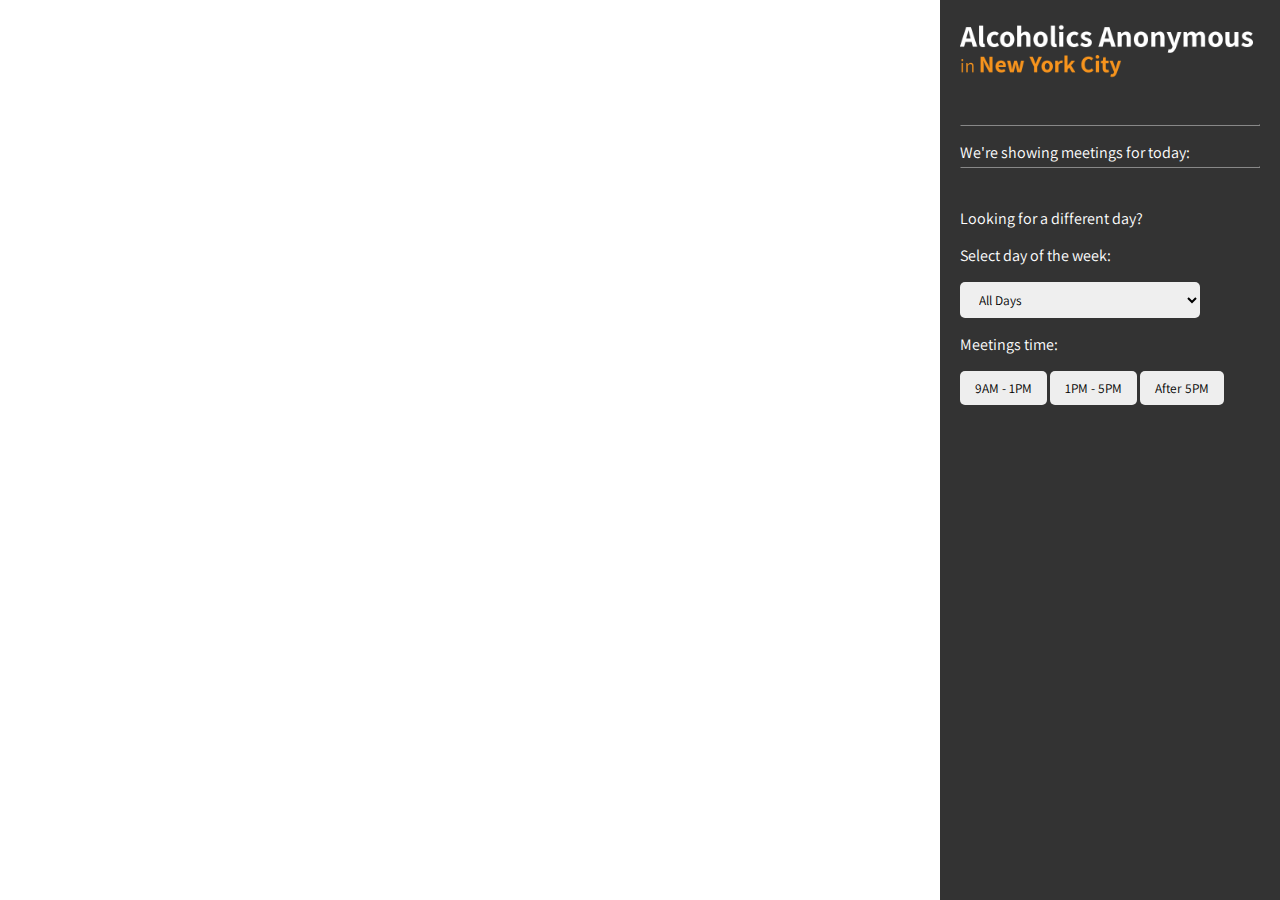
<file: aa/index.html>
<!DOCTYPE html>
<html>

<head>
  <meta charset="utf-8" />
  <title>AA Meetings</title>
  <meta name="viewport" content="initial-scale=1,maximum-scale=1,user-scalable=no" />
  <link rel="preconnect" href="https://fonts.gstatic.com">
  <link href="https://fonts.googleapis.com/css2?family=Assistant:wght@500&display=swap" rel="stylesheet">
  <script src="https://api.mapbox.com/mapbox-gl-js/v2.0.0/mapbox-gl.js"></script>
  <link href="https://api.mapbox.com/mapbox-gl-js/v2.0.0/mapbox-gl.css" rel="stylesheet" />

  <style>
    * {
      font-family: 'Assistant', sans-serif;
    }

    body {
      margin: 0;
      padding: 0;
    }

    #map {
      position: absolute;
      top: 0;
      bottom: 0;
      width: 100%;
    }

    #overlay {
      position: absolute;
      top: 0;
      right: 0;
      z-index: 1;
      width: 300px;
      height: calc(100vh - 40px);
      background-color: #333;
      padding: 20px;
      color: #fff;
    }

    #today {
      margin-top: -15px;
    }

    button {
      background: #eee;
      border: none;
      padding: 8px 15px;
      border-radius: 5px;
    }

    select {
      border: none;
      padding: 8px 15px;
      border-radius: 5px;
      width: 80%;
    }
  </style>
</head>

<body>
  <div id="overlay">
    <img src="aa-logo@2x-8.png" alt="aa for new york" style="max-width: 300px;" />
    <div style="margin: 40px 0px;">
      <hr style="border-color: #888;">
      <div>
        <p>
          We're showing meetings for today:
        <h3 id="today"></h3>
        </p>
      </div>
      <hr style="border-color: #888;">
    </div>
    <div>
      <p>Looking for a different day?</p>
      <p>Select day of the week:</p>
      <select name="weekdays" id="weekdays">
        <option value="all">All Days</option>
        <option value="Sunday">Sunday</option>
        <option value="Monday">Monday</option>
        <option value="Tuesday">Tuesday</option>
        <option value="Wednesday">Wednesday</option>
        <option value="Thursday">Thursday</option>
        <option value="Friday">Friday</option>
        <option value="Saturday">Saturday</option>
      </select>
      <p>Meetings time:</p>
      <p>
        <button>9AM - 1PM</button>
        <button>1PM - 5PM</button>
        <button>After 5PM</button>
      </p>
    </div>
  </div>
  <div id="map"></div>
  <script src="script.js"></script>

</body>

</html>
</file>
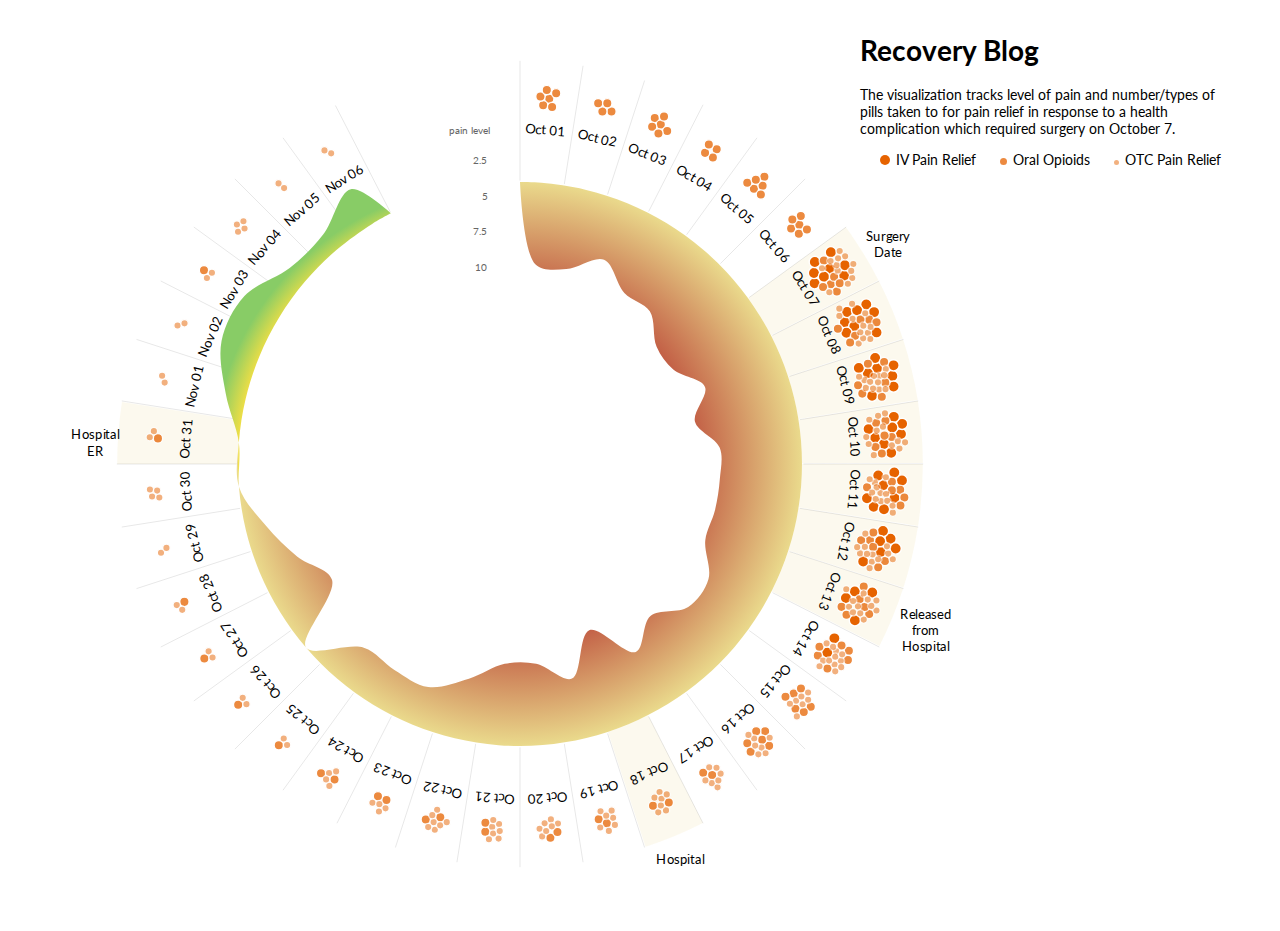
<file: progress-blog/index.html>
<!DOCTYPE html>
<html lang="en">

<head>
  <meta charset="UTF-8">
  <meta name="viewport" content="width=device-width, initial-scale=1.0">
  <title>Process Blog</title>
  <link rel="preconnect" href="https://fonts.gstatic.com">
  <link href="https://fonts.googleapis.com/css2?family=Lato&display=swap" rel="stylesheet">
  <link rel="stylesheet" href="index.css">
</head>

<body>
  <div id="container">
    <div id="description">
      <h1>Recovery Blog</h1>
      <p>The visualization tracks level of pain and
        number/types of pills taken to for pain relief in response
        to a health complication which required
        surgery on October 7.</p>
      <p>
        <span class="circle"></span> IV Pain Relief
        <span class="circle" style="opacity: 0.75;width: 7px;height: 7px;"></span> Oral Opioids
        <span class="circle" style="opacity: 0.5;width: 5px;height: 5px;"></span> OTC Pain Relief
      </p>
    </div>
    <div id="viz"></div>
  </div>

  <script src="d3.v6.min.js"></script>
  <script src="index.js"></script>
</body>

</html>
</file>
<file: progress-blog/index.css>
body {
  margin: 1em;
  font-family: 'Lato', sans-serif;
  font-size: 14px;
}

#container {
  margin: 0 auto;
  max-width: 1200px;
  position: relative;
}

#viz {
  max-width: 900px;
  margin-left: 30px;
}

foreignObject {
  text-align: center;
}

.circle {
  width: 10px;
  height: 10px;
  background: #e66300;
  border-radius: 20px;
  margin-left: 20px;
  margin-right: 2px;
  display: inline-block;
}

text.key {
  fill: #666;
  font-size: 11px;
}

@media screen and (max-width: 1201px) {

  #description {
    max-width: 500px;
    margin: 0 auto;
    text-align: center;
  }

  #viz {
    margin-left: 0px;
    margin: 0 auto;
    margin-top: -30px;
  }

}

@media screen and (min-width: 1200px) {
  #description {
    position: absolute;
    width: 380px;
    right: 0px;
  }
}
</file>
